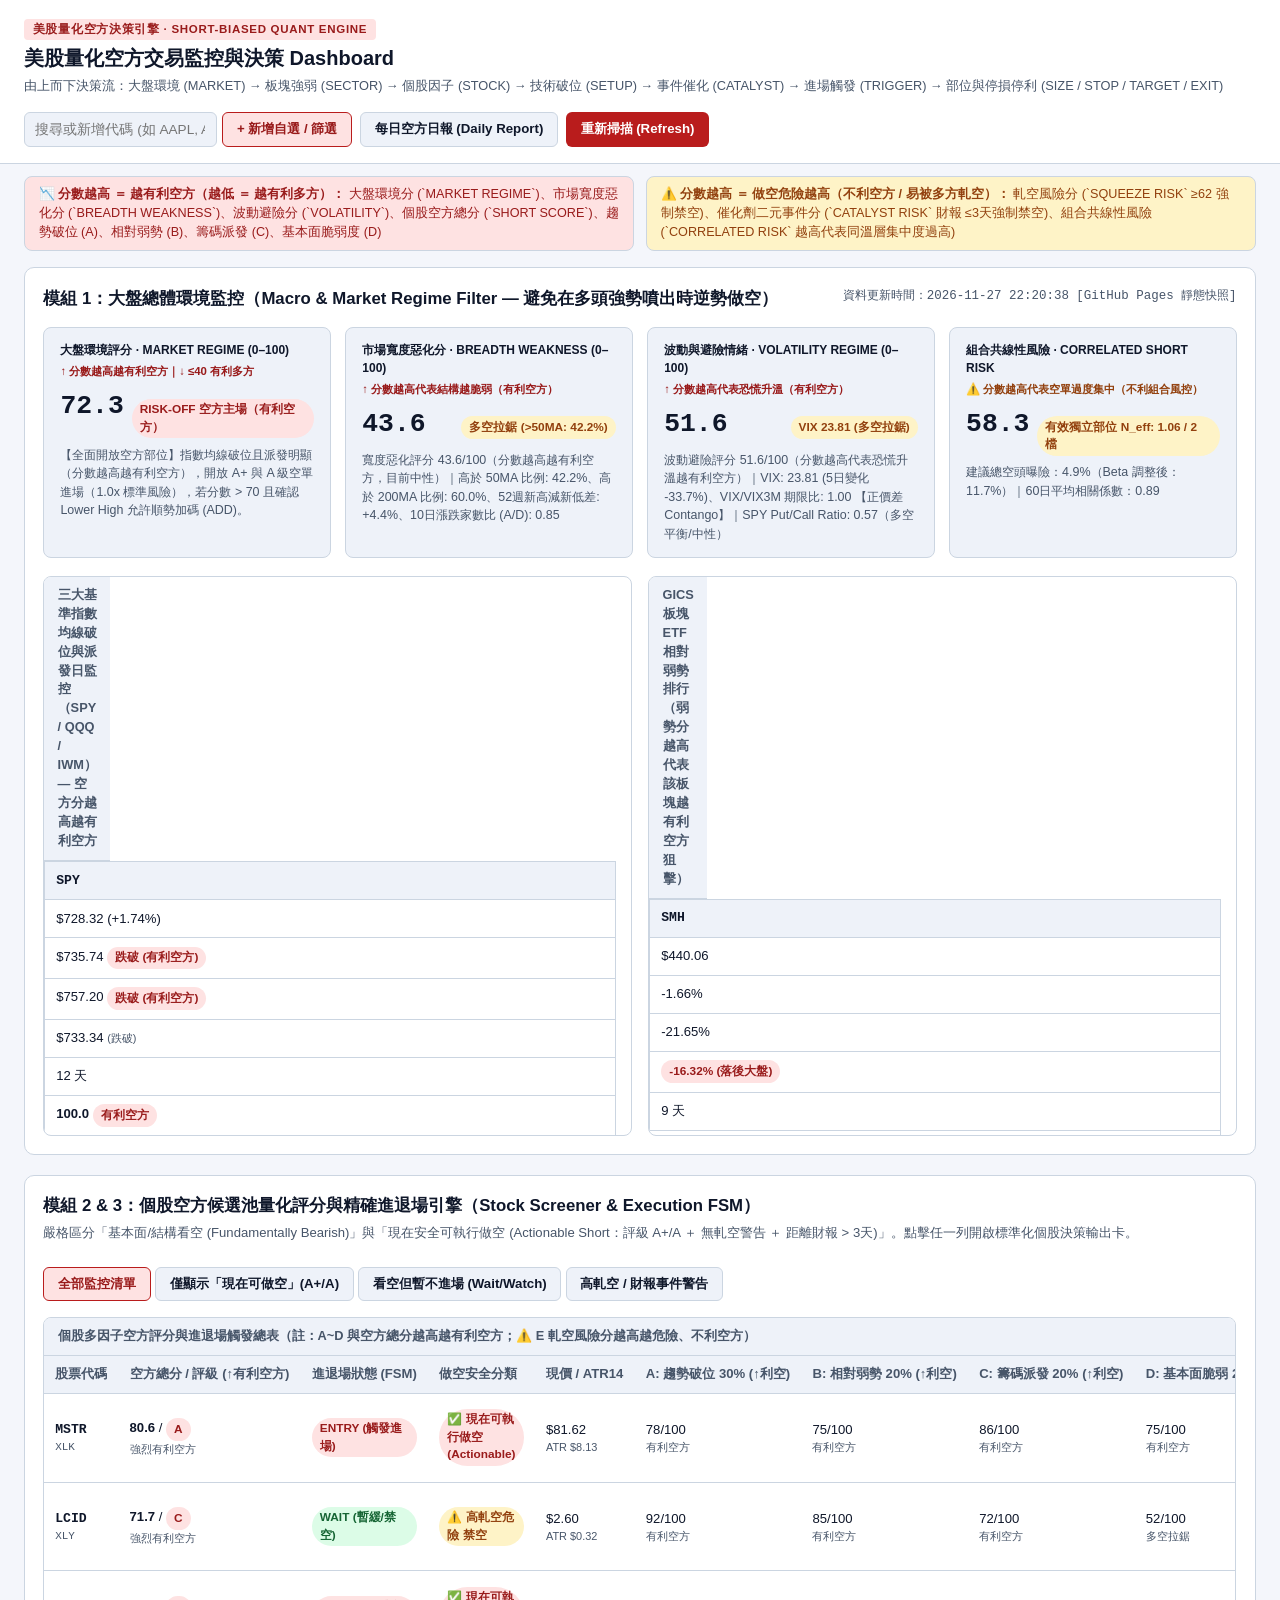
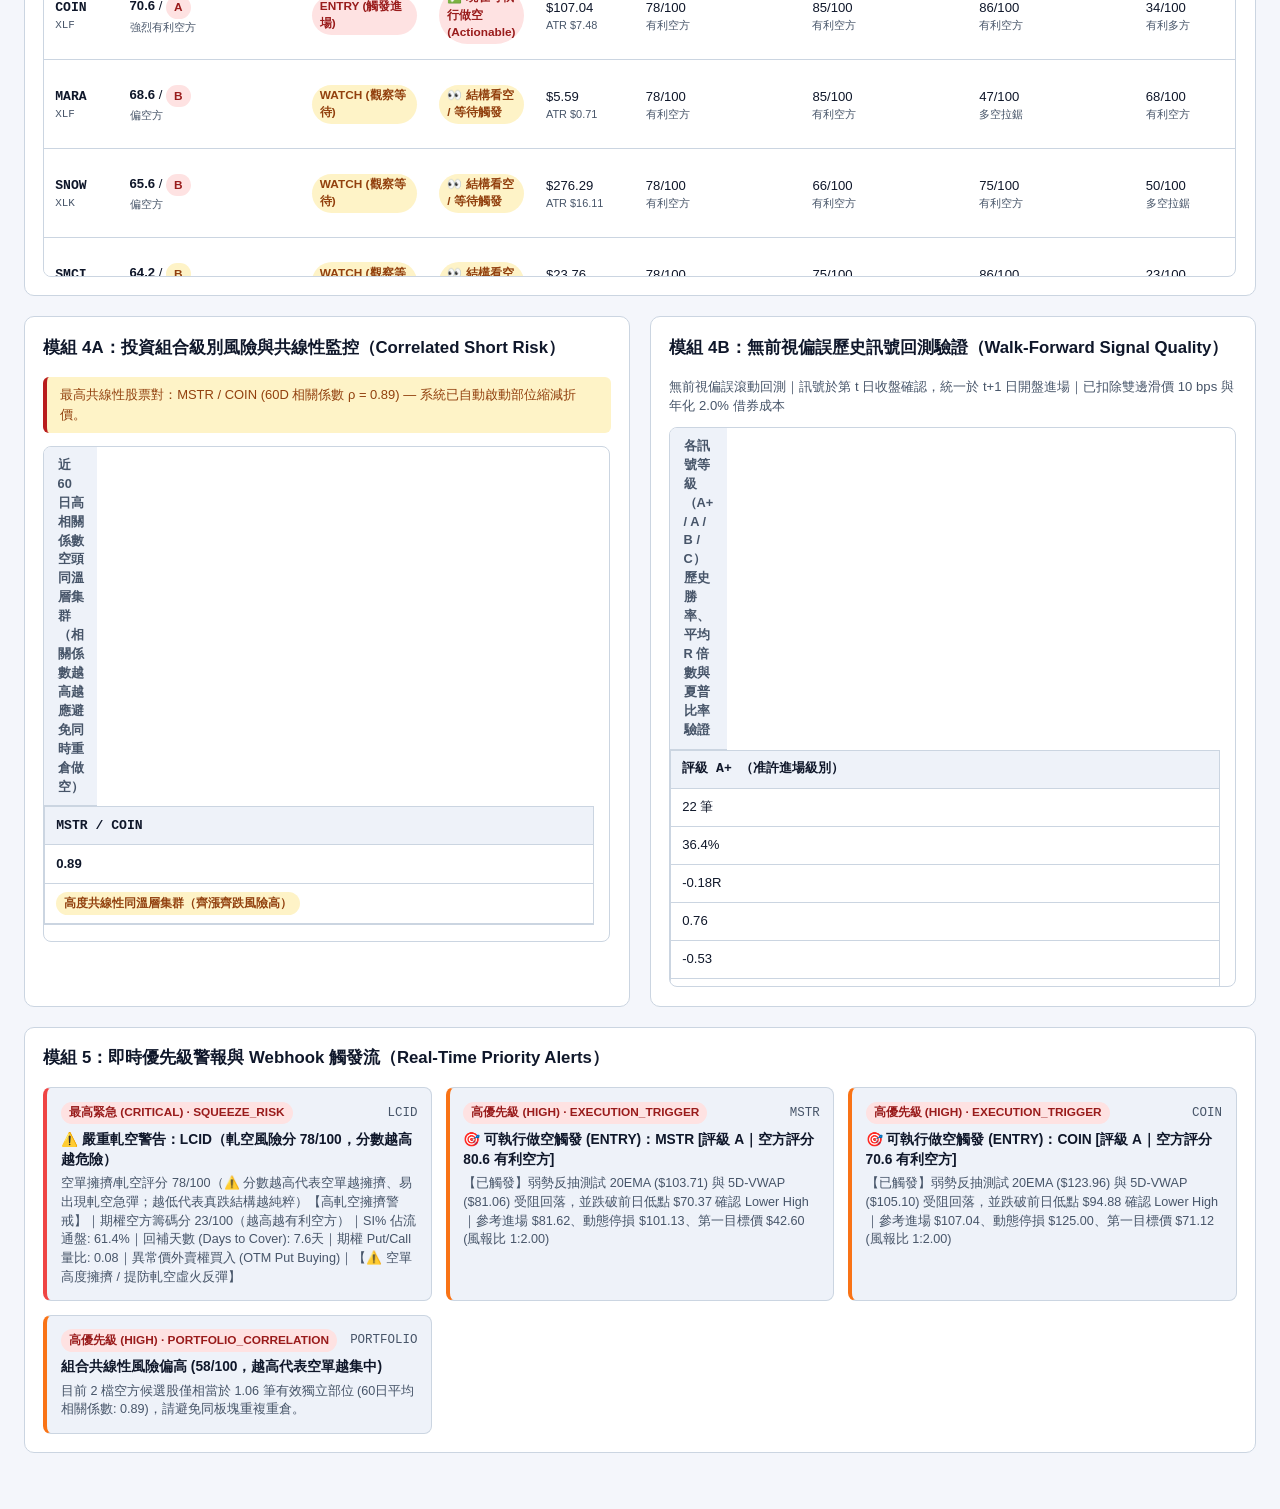
<file: index.html>
<!DOCTYPE html>
<html lang="zh-Hant">
<head>
  <meta charset="UTF-8">
  <meta name="viewport" content="width=device-width, initial-scale=1.0">
  <!-- MANDATORY per modern-web-guidance (dark-mode): Declare support for both light and dark themes -->
  <meta name="color-scheme" content="light dark">
  <title>美股量化空方交易監控與決策 Dashboard</title>
  <link rel="stylesheet" href="./styles.css?v=1795836044">
</head>
<body>
  <header class="topbar">
    <div class="brand-block">
      <div class="brand-badge">美股量化空方決策引擎 · SHORT-BIASED QUANT ENGINE</div>
      <h1>美股量化空方交易監控與決策 Dashboard</h1>
      <p class="subtitle">由上而下決策流：大盤環境 (MARKET) → 板塊強弱 (SECTOR) → 個股因子 (STOCK) → 技術破位 (SETUP) → 事件催化 (CATALYST) → 進場觸發 (TRIGGER) → 部位與停損停利 (SIZE / STOP / TARGET / EXIT)</p>
    </div>
    <div class="controls-bar">
      <form id="addTickerForm" class="inline-form">
        <label for="tickerInput" class="sr-only">篩選或新增監控股票代碼</label>
        <input id="tickerInput" type="text" placeholder="搜尋或新增代碼 (如 AAPL, ARM)" maxlength="10">
        <button type="submit" class="btn primary">+ 新增自選 / 篩選</button>
      </form>
      <button id="openReportBtn" type="button" class="btn secondary">每日空方日報 (Daily Report)</button>
      <button id="refreshBtn" type="button" class="btn accent">重新掃描 (Refresh)</button>
    </div>
  </header>

  <section class="polarity-banner" aria-label="評分方向性速查指南">
    <div class="polarity-item bear-favorable">
      <strong>📉 分數越高 ＝ 越有利空方（越低 ＝ 越有利多方）：</strong>
      <span>大盤環境分 (`MARKET REGIME`)、市場寬度惡化分 (`BREADTH WEAKNESS`)、波動避險分 (`VOLATILITY`)、個股空方總分 (`SHORT SCORE`)、趨勢破位 (A)、相對弱勢 (B)、籌碼派發 (C)、基本面脆弱度 (D)</span>
    </div>
    <div class="polarity-item squeeze-danger">
      <strong>⚠️ 分數越高 ＝ 做空危險越高（不利空方 / 易被多方軋空）：</strong>
      <span>軋空風險分 (`SQUEEZE RISK` &ge;62 強制禁空)、催化劑二元事件分 (`CATALYST RISK` 財報 &le;3天強制禁空)、組合共線性風險 (`CORRELATED RISK` 越高代表同溫層集中度過高)</span>
    </div>
  </section>

  <main class="dashboard-grid">
    <!-- MODULE 1: MACRO & MARKET REGIME FILTER -->
    <section class="panel span-full" aria-labelledby="mod1-heading">
      <div class="panel-header">
        <h2 id="mod1-heading">模組 1：大盤總體環境監控（Macro &amp; Market Regime Filter — 避免在多頭強勢噴出時逆勢做空）</h2>
        <span id="asOfTimestamp" class="meta-tag">載入中...</span>
      </div>
      <div class="kpi-row">
        <article class="kpi-card">
          <span class="kpi-label">大盤環境評分 · MARKET REGIME (0–100)</span>
          <span class="kpi-polarity bear-tag">↑ 分數越高越有利空方｜↓ &le;40 有利多方</span>
          <div class="kpi-value-row">
            <strong id="regimeScoreVal" class="kpi-number">--</strong>
            <span id="regimeLabelBadge" class="status-pill">--</span>
          </div>
          <p id="regimePolicyText" class="kpi-note">--</p>
        </article>

        <article class="kpi-card">
          <span class="kpi-label">市場寬度惡化分 · BREADTH WEAKNESS (0–100)</span>
          <span class="kpi-polarity bear-tag">↑ 分數越高代表結構越脆弱（有利空方）</span>
          <div class="kpi-value-row">
            <strong id="breadthScoreVal" class="kpi-number">--</strong>
            <span id="breadthDivBadge" class="status-pill">--</span>
          </div>
          <p id="breadthSummaryText" class="kpi-note">--</p>
        </article>

        <article class="kpi-card">
          <span class="kpi-label">波動與避險情緒 · VOLATILITY REGIME (0–100)</span>
          <span class="kpi-polarity bear-tag">↑ 分數越高代表恐慌升溫（有利空方）</span>
          <div class="kpi-value-row">
            <strong id="volScoreVal" class="kpi-number">--</strong>
            <span id="vixTermBadge" class="status-pill">--</span>
          </div>
          <p id="volSummaryText" class="kpi-note">--</p>
        </article>

        <article class="kpi-card">
          <span class="kpi-label">組合共線性風險 · CORRELATED SHORT RISK</span>
          <span class="kpi-polarity warn-tag">⚠️ 分數越高代表空單過度集中（不利組合風控）</span>
          <div class="kpi-value-row">
            <strong id="corrScoreVal" class="kpi-number">--</strong>
            <span id="effBetsBadge" class="status-pill">--</span>
          </div>
          <p id="corrSummaryText" class="kpi-note">--</p>
        </article>
      </div>

      <div class="split-row">
        <div tabindex="0" role="region" aria-labelledby="idx-table-caption" class="table-wrapper">
          <table class="idx-table">
            <caption id="idx-table-caption">三大基準指數均線破位與派發日監控（SPY / QQQ / IWM）— 空方分越高越有利空方</caption>
            <thead>
              <tr>
                <th scope="col">基準指數</th>
                <th scope="col">收盤價 (5日漲跌)</th>
                <th scope="col">20EMA (位置)</th>
                <th scope="col">50SMA (位置)</th>
                <th scope="col">200SMA</th>
                <th scope="col">近25日派發天數</th>
                <th scope="col">指數空方分 (↑利空)</th>
              </tr>
            </thead>
            <tbody id="indexTableBody"></tbody>
          </table>
        </div>

        <div tabindex="0" role="region" aria-labelledby="sec-table-caption" class="table-wrapper">
          <table class="sec-table">
            <caption id="sec-table-caption">GICS 板塊 ETF 相對弱勢排行（弱勢分越高代表該板塊越有利空方狙擊）</caption>
            <thead>
              <tr>
                <th scope="col">板塊 ETF</th>
                <th scope="col">收盤價</th>
                <th scope="col">5日報酬</th>
                <th scope="col">20日報酬</th>
                <th scope="col">20日相對 SPY 強弱</th>
                <th scope="col">派發天數</th>
                <th scope="col">板塊弱勢分 (↑利空)</th>
              </tr>
            </thead>
            <tbody id="sectorTableBody"></tbody>
          </table>
        </div>
      </div>
    </section>

    <!-- MODULE 2 & 3: STOCK SCREENER, FACTOR SCORING & EXECUTION ENGINE -->
    <section class="panel span-full" aria-labelledby="mod2-heading">
      <div class="panel-header">
        <div>
          <h2 id="mod2-heading">模組 2 &amp; 3：個股空方候選池量化評分與精確進退場引擎（Stock Screener &amp; Execution FSM）</h2>
          <p class="panel-desc">嚴格區分「基本面/結構看空 (Fundamentally Bearish)」與「現在安全可執行做空 (Actionable Short：評級 A+/A ＋ 無軋空警告 ＋ 距離財報 &gt; 3天)」。點擊任一列開啟標準化個股決策輸出卡。</p>
        </div>
        <div class="filter-pills">
          <button type="button" class="btn filter-btn active" data-filter="ALL">全部監控清單</button>
          <button type="button" class="btn filter-btn" data-filter="ACTIONABLE">僅顯示「現在可做空」(A+/A)</button>
          <button type="button" class="btn filter-btn" data-filter="FUND_BEARISH">看空但暫不進場 (Wait/Watch)</button>
          <button type="button" class="btn filter-btn" data-filter="SQUEEZE">高軋空 / 財報事件警告</button>
        </div>
      </div>

      <div tabindex="0" role="region" aria-labelledby="screener-table-caption" class="table-wrapper">
        <table class="screener-table">
          <caption id="screener-table-caption">個股多因子空方評分與進退場觸發總表（註：A~D 與空方總分越高越有利空方；⚠️ E 軋空風險分越高越危險、不利空方）</caption>
          <thead>
            <tr>
              <th scope="col">股票代碼</th>
              <th scope="col">空方總分 / 評級 (↑有利空方)</th>
              <th scope="col">進退場狀態 (FSM)</th>
              <th scope="col">做空安全分類</th>
              <th scope="col">現價 / ATR14</th>
              <th scope="col">A: 趨勢破位 30% (↑利空)</th>
              <th scope="col">B: 相對弱勢 20% (↑利空)</th>
              <th scope="col">C: 籌碼派發 20% (↑利空)</th>
              <th scope="col">D: 基本面脆弱 20% (↑利空)</th>
              <th scope="col">E: 空單擁擠度 10% (⚠️↑易軋空)</th>
              <th scope="col">關鍵壓力 / 停損 / 目標1</th>
              <th scope="col">風報比 &amp; 建議股數</th>
              <th scope="col">完整決策卡</th>
            </tr>
          </thead>
          <tbody id="screenerTableBody"></tbody>
        </table>
      </div>
    </section>

    <!-- MODULE 4: PORTFOLIO RISK & WALK-FORWARD BACKTESTING -->
    <section class="panel" aria-labelledby="mod4a-heading">
      <div class="panel-header">
        <h2 id="mod4a-heading">模組 4A：投資組合級別風險與共線性監控（Correlated Short Risk）</h2>
      </div>
      <div id="portfolioWarningsBox" class="warnings-list"></div>
      <div tabindex="0" role="region" aria-labelledby="cluster-table-caption" class="table-wrapper">
        <table class="cluster-table">
          <caption id="cluster-table-caption">近 60 日高相關係數空頭同溫層集群（相關係數越高越應避免同時重倉做空）</caption>
          <thead>
            <tr>
              <th scope="col">高相關股票對</th>
              <th scope="col">60日報酬相關係數 (&rho;)</th>
              <th scope="col">共線性風險等級</th>
            </tr>
          </thead>
          <tbody id="clusterTableBody"></tbody>
        </table>
      </div>
    </section>

    <section class="panel" aria-labelledby="mod4b-heading">
      <div class="panel-header">
        <h2 id="mod4b-heading">模組 4B：無前視偏誤歷史訊號回測驗證（Walk-Forward Signal Quality）</h2>
      </div>
      <p id="backtestMethodNote" class="panel-desc"></p>
      <div tabindex="0" role="region" aria-labelledby="grade-table-caption" class="table-wrapper">
        <table class="grade-table">
          <caption id="grade-table-caption">各訊號等級（A+ / A / B / C）歷史勝率、平均 R 倍數與夏普比率驗證</caption>
          <thead>
            <tr>
              <th scope="col">訊號分級 (Rating)</th>
              <th scope="col">歷史觸發次數</th>
              <th scope="col">空方勝率 (Win Rate)</th>
              <th scope="col">平均風報比期望值 (Avg R)</th>
              <th scope="col">獲利因子 (Profit Factor)</th>
              <th scope="col">Sharpe Ratio</th>
              <th scope="col">最大回撤 (Max DD)</th>
            </tr>
          </thead>
          <tbody id="gradeBacktestBody"></tbody>
        </table>
      </div>
    </section>

    <!-- MODULE 5: REAL-TIME WEBHOOK & PRIORITY ALERTS -->
    <section class="panel span-full" aria-labelledby="mod5-heading">
      <div class="panel-header">
        <h2 id="mod5-heading">模組 5：即時優先級警報與 Webhook 觸發流（Real-Time Priority Alerts）</h2>
      </div>
      <div id="alertsContainer" class="alerts-grid"></div>
    </section>
  </main>

  <!-- MODAL 1: INDIVIDUAL STOCK DECISION TEMPLATE (MANDATORY light-dismiss-a-dialog) -->
  <dialog id="decisionModal" closedby="any" aria-labelledby="modalTickerTitle">
    <div class="dialog-inner">
      <div class="dialog-header">
        <h2 id="modalTickerTitle">個股最終決策輸出模板（Standardized Short Decision Output）</h2>
        <form method="dialog">
          <button type="submit" class="btn secondary">關閉視窗 (Esc)</button>
        </form>
      </div>
      <pre id="modalDecisionPre" class="decision-pre"></pre>
      <div id="modalMissingFieldsBox" class="missing-fields-note"></div>
    </div>
  </dialog>

  <!-- MODAL 2: DAILY SHORT MARKET REPORT -->
  <dialog id="reportModal" closedby="any" aria-labelledby="reportModalTitle">
    <div class="dialog-inner">
      <div class="dialog-header">
        <h2 id="reportModalTitle">DAILY SHORT MARKET REPORT（每日量化空方市場報告）</h2>
        <form method="dialog">
          <button type="submit" class="btn secondary">關閉視窗 (Esc)</button>
        </form>
      </div>
      <pre id="dailyReportPre" class="decision-pre"></pre>
    </div>
  </dialog>

  <script src="./snapshot.js?v=1795836044"></script>
  <script src="./app.js?v=1795836044"></script>
</body>
</html>
</file>
<file: styles.css>
/* ==========================================================================
   1. ROOT THEME & COLOR-SCHEME TOKENS (Compliant with modern-web-guidance: dark-mode)
   ========================================================================== */
:root {
  --bg-canvas-light: #f4f6fb;
  --bg-canvas-dark: #090d16;
  --bg-panel-light: #ffffff;
  --bg-panel-dark: #111827;
  --bg-elevated-light: #eef2f9;
  --bg-elevated-dark: #1e293b;
  --text-primary-light: #0f172a;
  --text-primary-dark: #f1f5f9;
  --text-muted-light: #475569;
  --text-muted-dark: #94a3b8;
  --border-subtle-light: #cbd5e1;
  --border-subtle-dark: #263248;

  --brand-accent-light: #b91c1c;
  --brand-accent-dark: #f87171;
  --danger-bg-light: #fee2e2;
  --danger-bg-dark: #3f151b;
  --danger-text-light: #991b1b;
  --danger-text-dark: #fca5a5;

  --warn-bg-light: #fef3c7;
  --warn-bg-dark: #3b2a10;
  --warn-text-light: #92400e;
  --warn-text-dark: #fcd34d;

  --ok-bg-light: #dcfce7;
  --ok-bg-dark: #0f3322;
  --ok-text-light: #166534;
  --ok-text-dark: #86efac;

  --scrollbar-thumb-light: #94a3b8;
  --scrollbar-thumb-dark: #475569;
  --scrollbar-track-light: #e2e8f0;
  --scrollbar-track-dark: #0f172a;

  --bg-canvas: var(--bg-canvas-light);
  --bg-panel: var(--bg-panel-light);
  --bg-elevated: var(--bg-elevated-light);
  --text-primary: var(--text-primary-light);
  --text-muted: var(--text-muted-light);
  --border-subtle: var(--border-subtle-light);
  --accent-color: var(--brand-accent-light);
  --danger-bg: var(--danger-bg-light);
  --danger-text: var(--danger-text-light);
  --warn-bg: var(--warn-bg-light);
  --warn-text: var(--warn-text-light);
  --ok-bg: var(--ok-bg-light);
  --ok-text: var(--ok-text-light);
  --scrollbar-thumb: var(--scrollbar-thumb-light);
  --scrollbar-track: var(--scrollbar-track-light);

  /* MANDATORY Fallback for browsers without light-dark() support */
  @media (prefers-color-scheme: dark) {
    --bg-canvas: var(--bg-canvas-dark);
    --bg-panel: var(--bg-panel-dark);
    --bg-elevated: var(--bg-elevated-dark);
    --text-primary: var(--text-primary-dark);
    --text-muted: var(--text-muted-dark);
    --border-subtle: var(--border-subtle-dark);
    --accent-color: var(--brand-accent-dark);
    --danger-bg: var(--danger-bg-dark);
    --danger-text: var(--danger-text-dark);
    --warn-bg: var(--warn-bg-dark);
    --warn-text: var(--warn-text-dark);
    --ok-bg: var(--ok-bg-dark);
    --ok-text: var(--ok-text-dark);
    --scrollbar-thumb: var(--scrollbar-thumb-dark);
    --scrollbar-track: var(--scrollbar-track-dark);
  }

  /* Progressive enhancement with light-dark() */
  @supports (color: light-dark(white, black)) {
    --bg-canvas: light-dark(var(--bg-canvas-light), var(--bg-canvas-dark));
    --bg-panel: light-dark(var(--bg-panel-light), var(--bg-panel-dark));
    --bg-elevated: light-dark(var(--bg-elevated-light), var(--bg-elevated-dark));
    --text-primary: light-dark(var(--text-primary-light), var(--text-primary-dark));
    --text-muted: light-dark(var(--text-muted-light), var(--text-muted-dark));
    --border-subtle: light-dark(var(--border-subtle-light), var(--border-subtle-dark));
    --accent-color: light-dark(var(--brand-accent-light), var(--brand-accent-dark));
    --danger-bg: light-dark(var(--danger-bg-light), var(--danger-bg-dark));
    --danger-text: light-dark(var(--danger-text-light), var(--danger-text-dark));
    --warn-bg: light-dark(var(--warn-bg-light), var(--warn-bg-dark));
    --warn-text: light-dark(var(--warn-text-light), var(--warn-text-dark));
    --ok-bg: light-dark(var(--ok-bg-light), var(--ok-bg-dark));
    --ok-text: light-dark(var(--ok-text-light), var(--ok-text-dark));
    --scrollbar-thumb: light-dark(var(--scrollbar-thumb-light), var(--scrollbar-thumb-dark));
    --scrollbar-track: light-dark(var(--scrollbar-track-light), var(--scrollbar-track-dark));
  }

  /* MANDATORY: Apply color-scheme to :root for viewport-wide theming */
  color-scheme: light dark;
  accent-color: var(--accent-color);
  scrollbar-width: thin;
  scrollbar-color: var(--scrollbar-thumb) var(--scrollbar-track);
}

/* Legacy fallback for WebKit/Blink browsers without scrollbar-color */
@supports not (scrollbar-color: auto) {
  *::-webkit-scrollbar {
    width: 10px;
    height: 10px;
  }
  *::-webkit-scrollbar-thumb {
    background: var(--scrollbar-thumb);
  }
  *::-webkit-scrollbar-track {
    background: var(--scrollbar-track);
  }
}

* {
  box-sizing: border-box;
}

body {
  margin: 0;
  font-family: -apple-system, BlinkMacSystemFont, "Segoe UI", Roboto, "PingFang TC", "Microsoft JhengHei", sans-serif;
  background-color: var(--bg-canvas);
  color: var(--text-primary);
  line-height: 1.48;
  padding-block-end: 2.5rem;
}

.sr-only {
  position: absolute;
  inline-size: 1px;
  block-size: 1px;
  padding: 0;
  margin: -1px;
  overflow: hidden;
  clip: rect(0, 0, 0, 0);
  border: 0;
}

/* ==========================================================================
   2. HEADER, CONTROLS & POLARITY LEGEND BANNER
   ========================================================================== */
.topbar {
  display: flex;
  flex-wrap: wrap;
  justify-content: space-between;
  align-items: center;
  gap: 1rem;
  padding: 1rem 1.5rem;
  background-color: var(--bg-panel);
  border-block-end: 1px solid var(--border-subtle);
}

.brand-badge {
  display: inline-block;
  font-size: 0.72rem;
  font-weight: 700;
  letter-spacing: 0.06em;
  padding: 0.15rem 0.55rem;
  border-radius: 4px;
  background-color: var(--danger-bg);
  color: var(--danger-text);
  margin-block-end: 0.25rem;
}

.topbar h1 {
  margin: 0;
  font-size: 1.25rem;
}

.subtitle {
  margin: 0.2rem 0 0;
  font-size: 0.8rem;
  color: var(--text-muted);
}

.controls-bar {
  display: flex;
  flex-wrap: wrap;
  gap: 0.5rem;
  align-items: center;
}

.inline-form {
  display: flex;
  gap: 0.35rem;
}

.polarity-banner {
  display: grid;
  grid-template-columns: repeat(auto-fit, minmax(min(100%, 460px), 1fr));
  gap: 0.75rem;
  padding: 0.75rem 1.5rem 0;
}

.polarity-item {
  padding: 0.55rem 0.85rem;
  border-radius: 8px;
  font-size: 0.79rem;
  border: 1px solid var(--border-subtle);
}

.polarity-item.bear-favorable {
  background-color: var(--danger-bg);
  color: var(--danger-text);
}

.polarity-item.squeeze-danger {
  background-color: var(--warn-bg);
  color: var(--warn-text);
}

input[type="text"],
input[type="number"] {
  padding: 0.45rem 0.65rem;
  border: 1px solid var(--border-subtle);
  border-radius: 6px;
  background-color: var(--bg-elevated);
  color: var(--text-primary);
  font-size: 0.85rem;
}

.btn {
  padding: 0.45rem 0.85rem;
  border-radius: 6px;
  border: 1px solid var(--border-subtle);
  font-size: 0.83rem;
  font-weight: 600;
  cursor: pointer;
  background-color: var(--bg-elevated);
  color: var(--text-primary);
}

.btn.primary {
  background-color: var(--danger-bg);
  color: var(--danger-text);
  border-color: var(--accent-color);
}

.btn.accent {
  background-color: var(--accent-color);
  color: #ffffff;
  border-color: transparent;
}

.btn.active {
  border-color: var(--accent-color);
  background-color: var(--danger-bg);
  color: var(--danger-text);
}

/* ==========================================================================
   3. DASHBOARD GRID & KPI CARDS
   ========================================================================== */
.dashboard-grid {
  display: grid;
  grid-template-columns: repeat(auto-fit, minmax(min(100%, 540px), 1fr));
  gap: 1.25rem;
  padding: 1rem 1.5rem;
}

.span-full {
  grid-column: 1 / -1;
}

.panel {
  background-color: var(--bg-panel);
  border: 1px solid var(--border-subtle);
  border-radius: 10px;
  padding: 1.15rem;
}

.panel-header {
  display: flex;
  flex-wrap: wrap;
  justify-content: space-between;
  align-items: flex-start;
  gap: 0.75rem;
  margin-block-end: 1rem;
}

.panel-header h2 {
  margin: 0;
  font-size: 1.05rem;
}

.panel-desc {
  margin: 0.25rem 0 0.75rem;
  font-size: 0.82rem;
  color: var(--text-muted);
}

.meta-tag {
  font-size: 0.78rem;
  color: var(--text-muted);
  font-family: ui-monospace, SFMono-Regular, Menlo, monospace;
}

.kpi-row {
  display: grid;
  grid-template-columns: repeat(auto-fit, minmax(240px, 1fr));
  gap: 0.9rem;
  margin-block-end: 1.1rem;
}

.kpi-card {
  background-color: var(--bg-elevated);
  border: 1px solid var(--border-subtle);
  border-radius: 8px;
  padding: 0.85rem 1rem;
  display: flex;
  flex-direction: column;
  gap: 0.2rem;
}

.kpi-label {
  font-size: 0.75rem;
  font-weight: 700;
  color: var(--text-primary);
}

.kpi-polarity {
  font-size: 0.71rem;
  font-weight: 600;
}

.kpi-polarity.bear-tag {
  color: var(--danger-text);
}

.kpi-polarity.warn-tag {
  color: var(--warn-text);
}

.kpi-value-row {
  display: flex;
  align-items: baseline;
  justify-content: space-between;
  gap: 0.5rem;
  margin-block: 0.25rem;
}

.kpi-number {
  font-size: 1.65rem;
  font-family: ui-monospace, SFMono-Regular, Menlo, monospace;
}

.kpi-note {
  margin: 0;
  font-size: 0.78rem;
  color: var(--text-muted);
}

.status-pill {
  display: inline-block;
  padding: 0.15rem 0.5rem;
  border-radius: 999px;
  font-size: 0.74rem;
  font-weight: 700;
}

.pill-danger {
  background-color: var(--danger-bg);
  color: var(--danger-text);
}

.pill-warn {
  background-color: var(--warn-bg);
  color: var(--warn-text);
}

.pill-ok {
  background-color: var(--ok-bg);
  color: var(--ok-text);
}

.split-row {
  display: grid;
  grid-template-columns: repeat(auto-fit, minmax(min(100%, 480px), 1fr));
  gap: 1rem;
}

/* ==========================================================================
   4. RESPONSIVE TABLES (Compliant with modern-web-guidance: responsive-table)
   ========================================================================== */
.table-wrapper {
  overflow: auto;
  max-inline-size: 100%;
  max-block-size: min(560px, 78vh);
  container-type: inline-size;
  scrollbar-gutter: stable;
  border: 1px solid var(--border-subtle);
  border-radius: 8px;
}

table {
  inline-size: 100%;
  border-collapse: separate;
  border-spacing: 0;
  font-size: 0.82rem;
}

caption {
  text-align: start;
  padding: 0.55rem 0.85rem;
  font-weight: 600;
  font-size: 0.8rem;
  color: var(--text-muted);
  background-color: var(--bg-elevated);
  border-block-end: 1px solid var(--border-subtle);
}

thead {
  position: sticky;
  inset-block-start: 0;
  z-index: 2;
}

thead th {
  background-color: var(--bg-elevated);
  color: var(--text-muted);
  font-weight: 600;
  text-align: start;
  padding: 0.55rem 0.7rem;
  border-block-end: 1px solid var(--border-subtle);
  white-space: nowrap;
}

tbody tr {
  cursor: pointer;
}

tbody tr:hover td,
tbody tr:hover th {
  background-color: var(--bg-elevated);
}

tbody th {
  position: sticky;
  inset-inline-start: 0;
  z-index: 1;
  background-color: var(--bg-panel);
  text-align: start;
  padding: 0.55rem 0.7rem;
  border-block-end: 1px solid var(--border-subtle);
  font-family: ui-monospace, SFMono-Regular, Menlo, monospace;
}

tbody td {
  padding: 0.55rem 0.7rem;
  border-block-end: 1px solid var(--border-subtle);
  vertical-align: middle;
}

@container (width < 600px) {
  table,
  thead,
  tbody,
  tr,
  th,
  td {
    display: block;
  }

  thead {
    /* MANDATORY: Hide column header from layout and screen readers */
    display: none;
  }

  tr {
    margin-block-end: 1rem;
    border: 1px solid var(--border-subtle);
  }

  tbody th {
    position: sticky;
    inset-block-start: 0;
    z-index: 2;
    background-color: var(--bg-elevated);
  }

  .screener-table {
    --label-2: "空方總分 / 評級 (↑利空)";
    --label-3: "進退場狀態 (FSM)";
    --label-4: "做空安全分類";
    --label-5: "現價 / ATR14";
    --label-6: "A: 趨勢破位 (↑利空)";
    --label-7: "B: 相對弱勢 (↑利空)";
    --label-8: "C: 籌碼派發 (↑利空)";
    --label-9: "D: 基本面脆弱 (↑利空)";
    --label-10: "E: 軋空風險 (⚠️↑危險)";
    --label-11: "進場 / 停損 / 目標1";
    --label-12: "風報比 & 建議股數";
    --label-13: "完整決策卡";
  }

  .screener-table td:nth-child(2)::before { content: var(--label-2) ": "; font-weight: 600; }
  .screener-table td:nth-child(3)::before { content: var(--label-3) ": "; font-weight: 600; }
  .screener-table td:nth-child(4)::before { content: var(--label-4) ": "; font-weight: 600; }
  .screener-table td:nth-child(5)::before { content: var(--label-5) ": "; font-weight: 600; }
  .screener-table td:nth-child(6)::before { content: var(--label-6) ": "; font-weight: 600; }
  .screener-table td:nth-child(7)::before { content: var(--label-7) ": "; font-weight: 600; }
  .screener-table td:nth-child(8)::before { content: var(--label-8) ": "; font-weight: 600; }
  .screener-table td:nth-child(9)::before { content: var(--label-9) ": "; font-weight: 600; }
  .screener-table td:nth-child(10)::before { content: var(--label-10) ": "; font-weight: 600; }
  .screener-table td:nth-child(11)::before { content: var(--label-11) ": "; font-weight: 600; }
  .screener-table td:nth-child(12)::before { content: var(--label-12) ": "; font-weight: 600; }
  .screener-table td:nth-child(13)::before { content: var(--label-13) ": "; font-weight: 600; }
}

/* ==========================================================================
   5. ALERTS & WARNINGS
   ========================================================================== */
.warnings-list {
  display: flex;
  flex-direction: column;
  gap: 0.45rem;
  margin-block-end: 0.85rem;
}

.warning-banner {
  padding: 0.55rem 0.8rem;
  border-radius: 6px;
  font-size: 0.81rem;
  background-color: var(--warn-bg);
  color: var(--warn-text);
  border-inline-start: 4px solid var(--accent-color);
}

.alerts-grid {
  display: grid;
  grid-template-columns: repeat(auto-fit, minmax(320px, 1fr));
  gap: 0.85rem;
}

.alert-card {
  background-color: var(--bg-elevated);
  border: 1px solid var(--border-subtle);
  border-radius: 8px;
  padding: 0.85rem;
}

.alert-card.priority-CRITICAL {
  border-inline-start: 4px solid #ef4444;
}

.alert-card.priority-HIGH {
  border-inline-start: 4px solid #f97316;
}

.alert-card.priority-MEDIUM {
  border-inline-start: 4px solid #eab308;
}

.alert-top {
  display: flex;
  justify-content: space-between;
  align-items: center;
  margin-block-end: 0.35rem;
}

.alert-title {
  font-weight: 700;
  font-size: 0.86rem;
  margin: 0.25rem 0;
}

.alert-msg {
  font-size: 0.79rem;
  color: var(--text-muted);
  margin: 0;
}

/* ==========================================================================
   6. DIALOG MODALS (Compliant with modern-web-guidance: light-dismiss-a-dialog)
   ========================================================================== */
dialog {
  inline-size: min(840px, 92vw);
  max-block-size: 86vh;
  border: 1px solid var(--border-subtle);
  border-radius: 12px;
  padding: 0;
  background-color: var(--bg-panel);
  color: var(--text-primary);
}

dialog::backdrop {
  background-color: rgba(0, 0, 0, 0.58);
  backdrop-filter: blur(2px);
}

.dialog-inner {
  padding: 1.25rem;
}

.dialog-header {
  display: flex;
  justify-content: space-between;
  align-items: center;
  gap: 1rem;
  margin-block-end: 0.85rem;
}

.dialog-header h2 {
  margin: 0;
  font-size: 1.05rem;
}

.decision-pre {
  color-scheme: dark;
  accent-color: var(--accent-color);
  background-color: #0b1120;
  color: #e2e8f0;
  padding: 1rem;
  border-radius: 8px;
  overflow-x: auto;
  font-family: ui-monospace, SFMono-Regular, Menlo, Monaco, Consolas, monospace;
  font-size: 0.82rem;
  line-height: 1.55;
  white-space: pre-wrap;
}

.missing-fields-note {
  margin-block-start: 0.75rem;
  font-size: 0.79rem;
  color: var(--warn-text);
  background-color: var(--warn-bg);
  padding: 0.6rem 0.85rem;
  border-radius: 6px;
}

.override-form {
  display: grid;
  grid-template-columns: repeat(auto-fit, minmax(220px, 1fr));
  gap: 0.85rem;
}

.override-form label {
  display: flex;
  flex-direction: column;
  gap: 0.3rem;
  font-size: 0.8rem;
  font-weight: 600;
}

.form-actions {
  grid-column: 1 / -1;
  display: flex;
  justify-content: flex-end;
  margin-block-start: 0.5rem;
}
</file>
